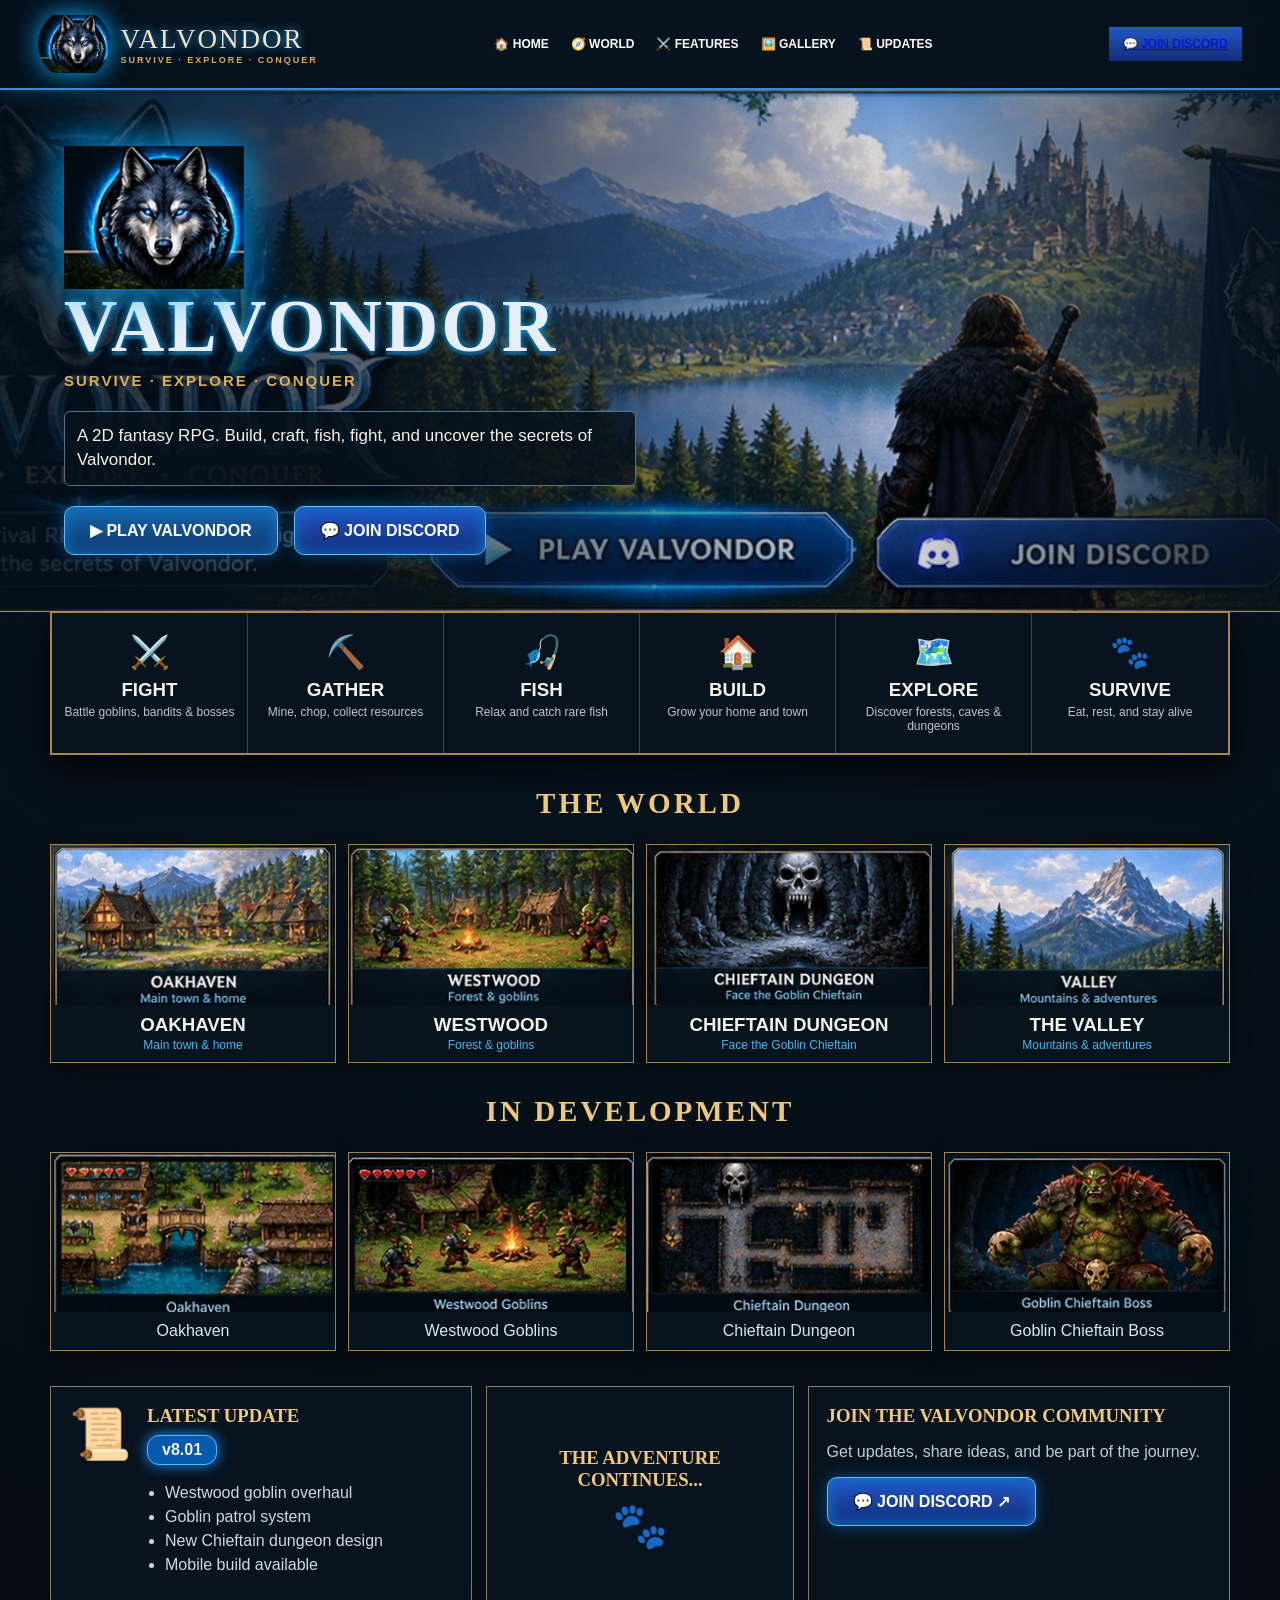
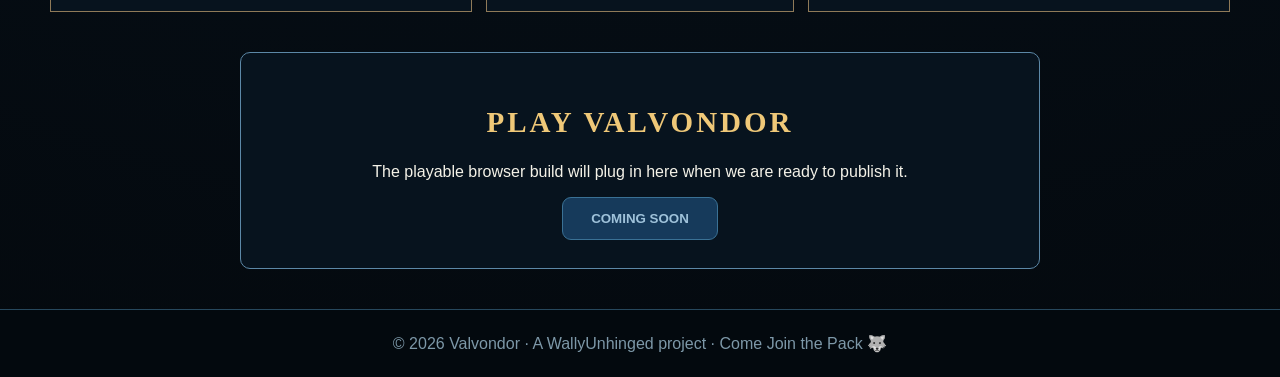
<file: index.html>
<!doctype html>
<html lang="en">
<head>
<meta charset="utf-8">
<meta name="viewport" content="width=device-width,initial-scale=1">
<title>Valvondor</title>
<link rel="stylesheet" href="style.css">

<style>
/* Oakhaven story reveal */
.oak-story{padding:72px 18px;background:radial-gradient(circle at top,#24351f 0,#121712 48%,#090b09 100%);color:#f4ecd6;text-align:center;border-top:1px solid rgba(255,255,255,.08);border-bottom:1px solid rgba(255,255,255,.08)}
.oak-story .eyebrow{letter-spacing:.22em;font-size:.75rem;color:#caa86b;font-weight:700;margin-bottom:8px}
.oak-story h2{font-size:clamp(2rem,6vw,4rem);margin:0 0 10px;text-shadow:0 3px 14px #000}
.oak-story .intro{max-width:720px;margin:0 auto 28px;color:#d8d1bd;line-height:1.6}
.oak-book{max-width:980px;margin:auto;position:relative;min-height:500px;border:1px solid rgba(210,178,111,.35);border-radius:22px;overflow:hidden;background:#111;box-shadow:0 22px 70px rgba(0,0,0,.45)}
.oak-stage{display:none;min-height:500px;position:relative;align-items:flex-end;justify-content:flex-start;text-align:left;background-image:linear-gradient(90deg,rgba(4,7,4,.92) 0%,rgba(4,7,4,.68) 44%,rgba(4,7,4,.18) 100%),url('world_oakhaven.jpg');background-size:cover;background-position:center}
.oak-stage.active{display:flex;animation:oakFade .45s ease}
.oak-stage:nth-child(2){background-position:42% center}.oak-stage:nth-child(3){background-position:55% center}.oak-stage:nth-child(4){background-position:65% center}.oak-stage:nth-child(5){background-position:75% center}
@keyframes oakFade{from{opacity:.25;transform:scale(1.015)}to{opacity:1;transform:scale(1)}}
.oak-copy{max-width:560px;padding:42px}
.oak-chapter{display:inline-block;padding:6px 10px;border:1px solid #ad8d55;border-radius:999px;color:#e1bd77;font-size:.72rem;letter-spacing:.16em;font-weight:800;margin-bottom:12px;background:rgba(0,0,0,.28)}
.oak-copy h3{font-size:clamp(1.8rem,4vw,3rem);margin:0 0 12px}.oak-copy p{font-size:1.04rem;line-height:1.7;color:#e3ddcb;margin:0}
.oak-controls{display:flex;gap:10px;justify-content:center;align-items:center;margin-top:18px;flex-wrap:wrap}.oak-controls button,.oak-jump{border:1px solid #b9904f;background:#19150e;color:#f1d59b;padding:11px 16px;border-radius:999px;font-weight:800;cursor:pointer}.oak-controls button:disabled{opacity:.35;cursor:not-allowed}.oak-dots{display:flex;gap:8px}.oak-dot{width:9px;height:9px;border-radius:50%;background:#62563e}.oak-dot.active{background:#e0b866;box-shadow:0 0 12px rgba(224,184,102,.6)}
.worldGrid article:first-child{position:relative;cursor:pointer}.worldGrid article:first-child:hover{transform:translateY(-2px)}
.oak-modal{display:none;position:fixed;inset:0;z-index:9999;background:rgba(0,0,0,.86);backdrop-filter:blur(6px);padding:18px;overflow:auto}.oak-modal.open{display:flex;align-items:center;justify-content:center}.oak-modal-inner{width:min(980px,100%);position:relative}.oak-close{position:absolute;right:12px;top:12px;z-index:5;border:1px solid #b9904f;background:#17130d;color:#f1d59b;width:42px;height:42px;border-radius:50%;font-size:1.35rem;font-weight:900;cursor:pointer}.oak-modal .oak-story{padding:28px 10px;border:0;background:transparent}.oak-modal .oak-book{min-height:500px}.oak-modal .oak-stage{min-height:500px}
@media(max-width:650px){.oak-story{padding:54px 12px}.oak-book,.oak-stage{min-height:560px}.oak-stage{background-image:linear-gradient(0deg,rgba(4,7,4,.96) 0%,rgba(4,7,4,.75) 58%,rgba(4,7,4,.18) 100%),url('world_oakhaven.jpg');align-items:flex-end}.oak-copy{padding:28px 24px}.oak-copy p{font-size:.98rem}}
</style>
</head>
<body>
<header class="top">
  <div class="brandWrap">
    <img src="wolf_logo.png" class="logo" alt="Valvondor wolf crest">
    <div><div class="brand">VALVONDOR</div><div class="motto">SURVIVE · EXPLORE · CONQUER</div></div>
  </div>
  <nav>
    <a href="#home">🏠 HOME</a>
    <a href="#world">🧭 WORLD</a>
    <a href="#features">⚔️ FEATURES</a>
    <a href="#gallery">🖼️ GALLERY</a>
    <a href="#updates">📜 UPDATES</a>
  </nav>
  <a class="discord small" href="https://discord.gg/PEN7QwKRdQ" target="_blank" rel="noopener">💬 JOIN DISCORD</a>
</header>

<main id="home">
<section class="hero">
  <img class="heroImg" src="hero_scene.jpg" alt="Valvondor world">
  <div class="shade"></div>
  <div class="heroText">
    <img src="wolf_logo.png" class="heroWolf" alt="">
    <h1>VALVONDOR</h1>
    <div class="motto big">SURVIVE · EXPLORE · CONQUER</div>
    <p>A 2D fantasy RPG. Build, craft, fish, fight, and uncover the secrets of Valvondor.</p>
    <div class="heroBtns">
      <a href="#play" class="btn play">▶ PLAY VALVONDOR</a>
      <a href="https://discord.gg/PEN7QwKRdQ" target="_blank" rel="noopener" class="btn discord">💬 JOIN DISCORD</a>
    </div>
  </div>
</section>

<section id="features" class="features">
  <div class="feature"><b>⚔️</b><h3>FIGHT</h3><p>Battle goblins, bandits & bosses</p></div>
  <div class="feature"><b>⛏️</b><h3>GATHER</h3><p>Mine, chop, collect resources</p></div>
  <div class="feature"><b>🎣</b><h3>FISH</h3><p>Relax and catch rare fish</p></div>
  <div class="feature"><b>🏠</b><h3>BUILD</h3><p>Grow your home and town</p></div>
  <div class="feature"><b>🗺️</b><h3>EXPLORE</h3><p>Discover forests, caves & dungeons</p></div>
  <div class="feature"><b>🐾</b><h3>SURVIVE</h3><p>Eat, rest, and stay alive</p></div>
</section>

<section id="world" class="section">
  <h2>THE WORLD</h2>
  <div class="worldGrid">
    <article id="oakhavenCard" role="button" tabindex="0" aria-label="Open the story of Oakhaven"><img src="world_oakhaven.jpg"><h3>OAKHAVEN</h3><p>Main town & home</p></article>
    <article><img src="world_westwood.jpg"><h3>WESTWOOD</h3><p>Forest & goblins</p></article>
    <article><img src="world_dungeon.jpg"><h3>CHIEFTAIN DUNGEON</h3><p>Face the Goblin Chieftain</p></article>
    <article><img src="world_valley.jpg"><h3>THE VALLEY</h3><p>Mountains & adventures</p></article>
  </div>
</section>


<div id="oakhavenModal" class="oak-modal" aria-hidden="true"><div class="oak-modal-inner"><button id="oakClose" class="oak-close" type="button" aria-label="Close Oakhaven story">×</button><section id="oakhaven-story" class="oak-story">
  <div class="eyebrow">THE FOUNDING OF A HOME</div>
  <h2>HOW OAKHAVEN BECAME</h2>
  <p class="intro">Before the roads, shops, and walls, this place was only wilderness. Step through the moments that turned a lonely clearing into the town at the heart of Valvondor.</p>

  <div class="oak-book" aria-live="polite">
    <article class="oak-stage active">
      <div class="oak-copy"><span class="oak-chapter">CHAPTER I</span><h3>Before Oakhaven</h3><p>Long before anyone called it home, the land was untamed woodland. Travelers passed through, but few stayed. The forest provided shelter, timber, and food — if you survived long enough to use them.</p></div>
    </article>
    <article class="oak-stage">
      <div class="oak-copy"><span class="oak-chapter">CHAPTER II</span><h3>The First Fires</h3><p>A handful of settlers chose the clearing as a place to stop running. They raised rough shelters, cut the first paths through the trees, and kept a fire burning through the night. That small camp became the beginning of Oakhaven.</p></div>
    </article>
    <article class="oak-stage">
      <div class="oak-copy"><span class="oak-chapter">CHAPTER III</span><h3>Brimvault</h3><p>When rich stone and ore were found beneath the nearby hills, everything changed. Miners came. Traders followed. What had been a camp became a village, and Oakhaven finally had something worth protecting.</p></div>
    </article>
    <article class="oak-stage">
      <div class="oak-copy"><span class="oak-chapter">CHAPTER IV</span><h3>A Town Takes Shape</h3><p>The blacksmith fired his forge. The general store opened its doors. Homes crowded the growing roads, fences marked safe ground, and Oakhaven became a true town rather than a place travelers simply passed through.</p></div>
    </article>
    <article class="oak-stage">
      <div class="oak-copy"><span class="oak-chapter">CHAPTER V</span><h3>Oakhaven Today</h3><p>The town survived hard winters, dangerous forests, and goblin attacks from the west. Now it stands as the first safe home for a new generation of adventurers. The town's history is written. Yours is about to begin.</p></div>
    </article>
  </div>

  <div class="oak-controls">
    <button id="oakPrev" type="button">← BACK</button>
    <div class="oak-dots" aria-label="Oakhaven story progress"></div>
    <button id="oakNext" type="button">NEXT →</button>
  </div>
</section></div></div>

<section id="gallery" class="section">
  <h2>IN DEVELOPMENT</h2>
  <div class="devGrid">
    <figure><img src="dev_oakhaven.jpg"><figcaption>Oakhaven</figcaption></figure>
    <figure><img src="dev_westwood.jpg"><figcaption>Westwood Goblins</figcaption></figure>
    <figure><img src="dev_dungeon.jpg"><figcaption>Chieftain Dungeon</figcaption></figure>
    <figure><img src="dev_boss.jpg"><figcaption>Goblin Chieftain Boss</figcaption></figure>
  </div>
</section>

<section id="updates" class="bottomGrid">
  <div class="updateCard">
    <div class="scroll">📜</div>
    <div><h3>LATEST UPDATE</h3><span class="version">v8.01</span>
    <ul><li>Westwood goblin overhaul</li><li>Goblin patrol system</li><li>New Chieftain dungeon design</li><li>Mobile build available</li></ul></div>
  </div>
  <div class="continue"><h3>THE ADVENTURE<br>CONTINUES...</h3><div class="paw">🐾</div></div>
  <div class="community">
    <h3>JOIN THE VALVONDOR COMMUNITY</h3>
    <p>Get updates, share ideas, and be part of the journey.</p>
    <a href="https://discord.gg/PEN7QwKRdQ" target="_blank" rel="noopener" class="btn discord">💬 JOIN DISCORD ↗</a>
  </div>
</section>

<section id="play" class="playBox">
  <h2>PLAY VALVONDOR</h2>
  <p>The playable browser build will plug in here when we are ready to publish it.</p>
  <button disabled>COMING SOON</button>
</section>
</main>

<footer>© 2026 Valvondor · A WallyUnhinged project · Come Join the Pack 🐺</footer>

<script>
(() => {
  const stages=[...document.querySelectorAll('.oak-stage')];
  const dotsWrap=document.querySelector('.oak-dots');
  const prev=document.getElementById('oakPrev');
  const next=document.getElementById('oakNext');
  const modal=document.getElementById('oakhavenModal');
  const card=document.getElementById('oakhavenCard');
  const close=document.getElementById('oakClose');
  if(!stages.length) return;
  let i=0;
  stages.forEach((_,n)=>{const d=document.createElement('span');d.className='oak-dot'+(n===0?' active':'');dotsWrap.appendChild(d)});
  const dots=[...dotsWrap.children];
  function show(n){i=Math.max(0,Math.min(stages.length-1,n));stages.forEach((s,x)=>s.classList.toggle('active',x===i));dots.forEach((d,x)=>d.classList.toggle('active',x===i));prev.disabled=i===0;next.textContent=i===stages.length-1?'BEGIN YOUR STORY ⚔️':'NEXT →'}
  function openStory(){show(0);modal.classList.add('open');modal.setAttribute('aria-hidden','false');document.body.style.overflow='hidden'}
  function closeStory(){modal.classList.remove('open');modal.setAttribute('aria-hidden','true');document.body.style.overflow=''}
  card.addEventListener('click',openStory);
  card.addEventListener('keydown',e=>{if(e.key==='Enter'||e.key===' '){e.preventDefault();openStory()}});
  close.addEventListener('click',closeStory);
  modal.addEventListener('click',e=>{if(e.target===modal)closeStory()});
  document.addEventListener('keydown',e=>{if(e.key==='Escape'&&modal.classList.contains('open'))closeStory()});
  prev.addEventListener('click',()=>show(i-1));
  next.addEventListener('click',()=>{if(i===stages.length-1){closeStory();location.hash='play'}else show(i+1)});
  show(0);
})();
</script>
</body>
</html>
</file>
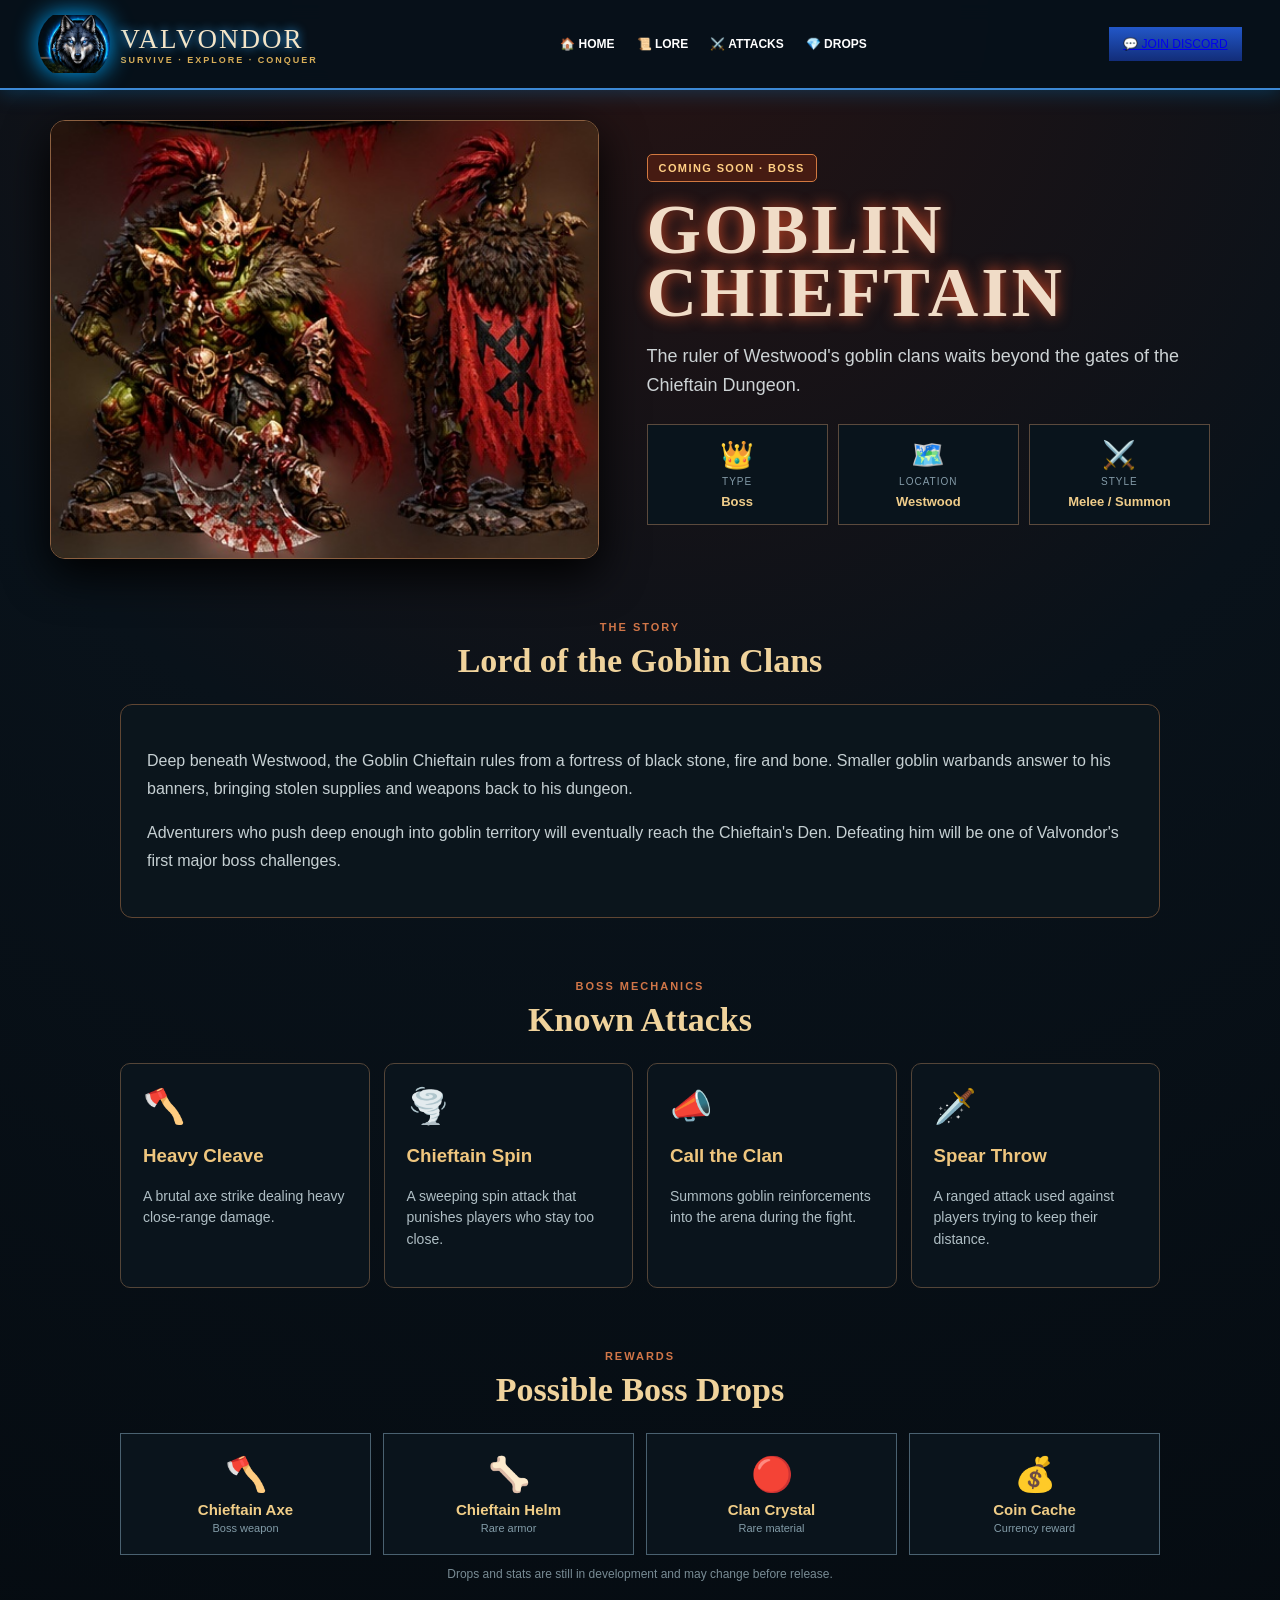
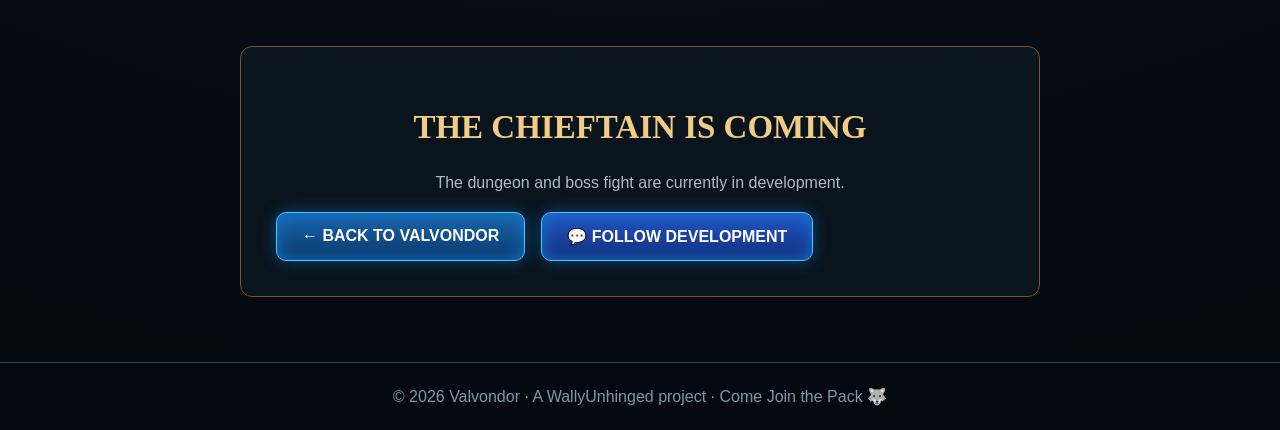
<file: chieftain.html>
<!doctype html><html lang="en"><head><meta charset="utf-8"><meta name="viewport" content="width=device-width,initial-scale=1"><title>Goblin Chieftain | Valvondor</title><link rel="stylesheet" href="style.css"></head><body class="bossPage"><header class="top"><div class="brandWrap"><img src="wolf_logo.png" class="logo" alt="Valvondor wolf crest"><div><div class="brand">VALVONDOR</div><div class="motto">SURVIVE · EXPLORE · CONQUER</div></div></div><nav><a href="index.html">🏠 HOME</a><a href="#lore">📜 LORE</a><a href="#attacks">⚔️ ATTACKS</a><a href="#drops">💎 DROPS</a></nav><a class="discord small" href="https://discord.gg/PEN7QwKRdQ" target="_blank" rel="noopener">💬 JOIN DISCORD</a></header><main><section class="bossHero"><div class="bossHeroImage"><img src="goblin_chieftain_boss.jpg" alt="Goblin Chieftain"></div><div class="bossHeroText"><div class="bossTag">COMING SOON · BOSS</div><h1>GOBLIN<br>CHIEFTAIN</h1><p class="bossLead">The ruler of Westwood's goblin clans waits beyond the gates of the Chieftain Dungeon.</p><div class="bossStats"><div><b>👑</b><span>Type</span><strong>Boss</strong></div><div><b>🗺️</b><span>Location</span><strong>Westwood</strong></div><div><b>⚔️</b><span>Style</span><strong>Melee / Summon</strong></div></div></div></section><section id="lore" class="bossSection"><div class="bossSectionTitle"><span>THE STORY</span><h2>Lord of the Goblin Clans</h2></div><div class="loreCard"><p>Deep beneath Westwood, the Goblin Chieftain rules from a fortress of black stone, fire and bone. Smaller goblin warbands answer to his banners, bringing stolen supplies and weapons back to his dungeon.</p><p>Adventurers who push deep enough into goblin territory will eventually reach the Chieftain's Den. Defeating him will be one of Valvondor's first major boss challenges.</p></div></section><section id="attacks" class="bossSection"><div class="bossSectionTitle"><span>BOSS MECHANICS</span><h2>Known Attacks</h2></div><div class="attackGrid"><article><b>🪓</b><h3>Heavy Cleave</h3><p>A brutal axe strike dealing heavy close-range damage.</p></article><article><b>🌪️</b><h3>Chieftain Spin</h3><p>A sweeping spin attack that punishes players who stay too close.</p></article><article><b>📣</b><h3>Call the Clan</h3><p>Summons goblin reinforcements into the arena during the fight.</p></article><article><b>🗡️</b><h3>Spear Throw</h3><p>A ranged attack used against players trying to keep their distance.</p></article></div></section><section id="drops" class="bossSection"><div class="bossSectionTitle"><span>REWARDS</span><h2>Possible Boss Drops</h2></div><div class="dropGrid"><div>🪓<strong>Chieftain Axe</strong><span>Boss weapon</span></div><div>🦴<strong>Chieftain Helm</strong><span>Rare armor</span></div><div>🔴<strong>Clan Crystal</strong><span>Rare material</span></div><div>💰<strong>Coin Cache</strong><span>Currency reward</span></div></div><p class="dropNote">Drops and stats are still in development and may change before release.</p></section><section class="bossCTA"><h2>THE CHIEFTAIN IS COMING</h2><p>The dungeon and boss fight are currently in development.</p><div class="heroBtns"><a href="index.html" class="btn play">← BACK TO VALVONDOR</a><a href="https://discord.gg/PEN7QwKRdQ" target="_blank" rel="noopener" class="btn discord">💬 FOLLOW DEVELOPMENT</a></div></section></main><footer>© 2026 Valvondor · A WallyUnhinged project · Come Join the Pack 🐺</footer></body></html>
</file>
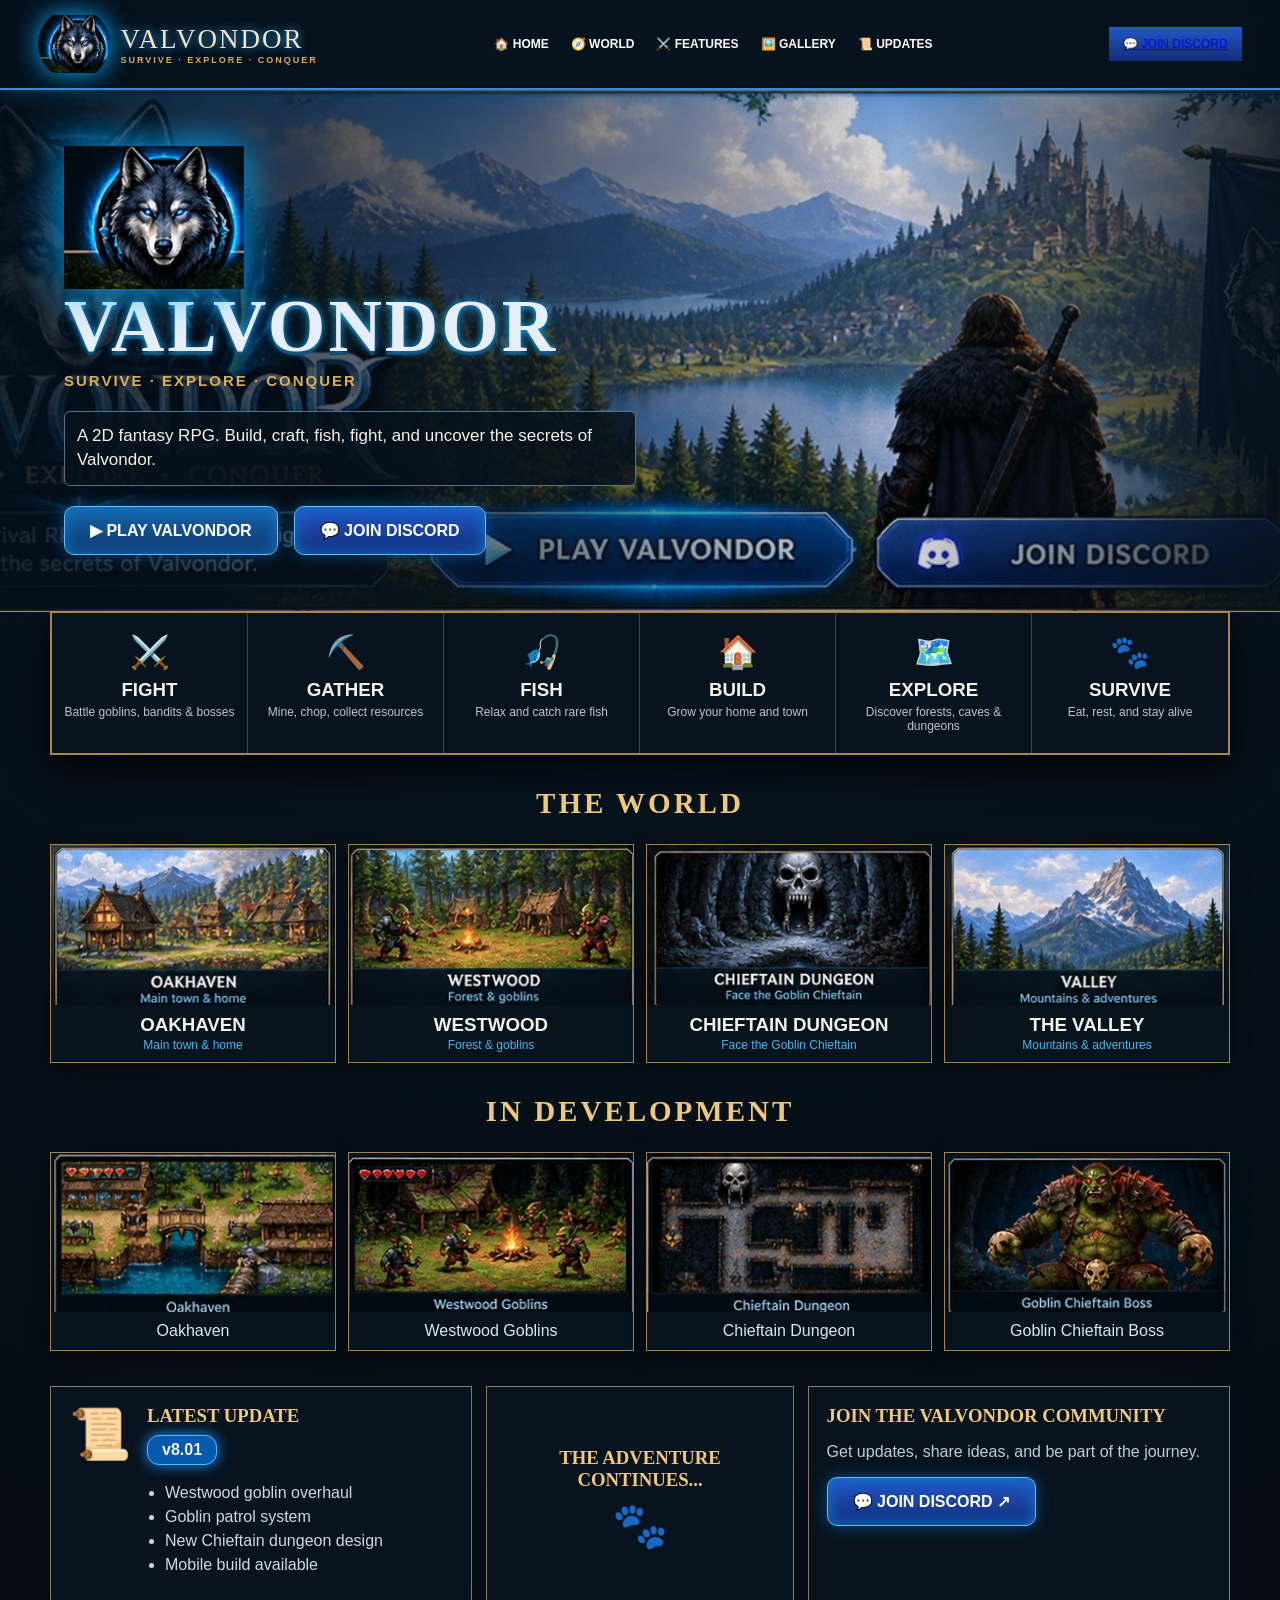
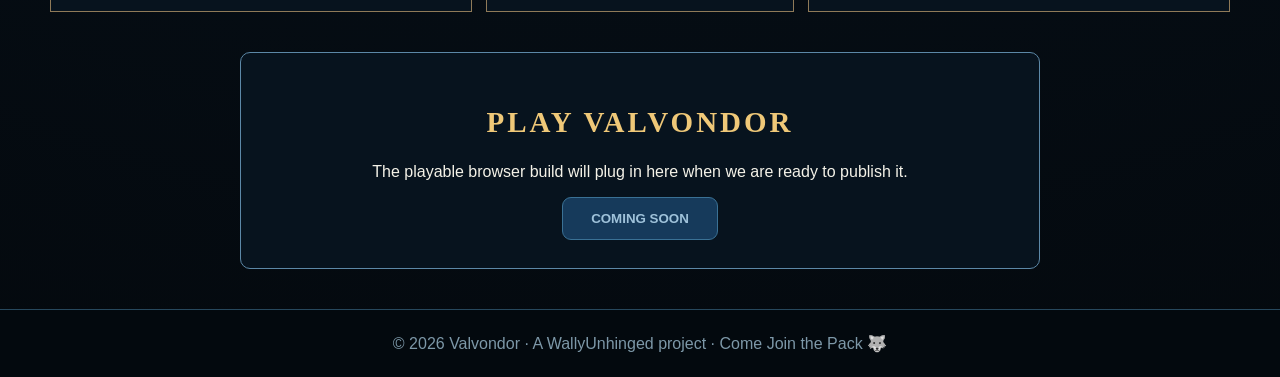
<file: index-1.html>
<!doctype html>
<html lang="en">
<head>
<meta charset="utf-8">
<meta name="viewport" content="width=device-width,initial-scale=1">
<title>Valvondor</title>
<link rel="stylesheet" href="style.css">

<style>
/* Oakhaven story reveal */
.oak-story{padding:72px 18px;background:radial-gradient(circle at top,#24351f 0,#121712 48%,#090b09 100%);color:#f4ecd6;text-align:center;border-top:1px solid rgba(255,255,255,.08);border-bottom:1px solid rgba(255,255,255,.08)}
.oak-story .eyebrow{letter-spacing:.22em;font-size:.75rem;color:#caa86b;font-weight:700;margin-bottom:8px}
.oak-story h2{font-size:clamp(2rem,6vw,4rem);margin:0 0 10px;text-shadow:0 3px 14px #000}
.oak-story .intro{max-width:720px;margin:0 auto 28px;color:#d8d1bd;line-height:1.6}
.oak-book{max-width:980px;margin:auto;position:relative;min-height:500px;border:1px solid rgba(210,178,111,.35);border-radius:22px;overflow:hidden;background:#111;box-shadow:0 22px 70px rgba(0,0,0,.45)}
.oak-stage{display:none;min-height:500px;position:relative;align-items:flex-end;justify-content:flex-start;text-align:left;background-image:linear-gradient(90deg,rgba(4,7,4,.92) 0%,rgba(4,7,4,.68) 44%,rgba(4,7,4,.18) 100%),url('world_oakhaven.jpg');background-size:cover;background-position:center}
.oak-stage.active{display:flex;animation:oakFade .45s ease}
.oak-stage:nth-child(2){background-position:42% center}.oak-stage:nth-child(3){background-position:55% center}.oak-stage:nth-child(4){background-position:65% center}.oak-stage:nth-child(5){background-position:75% center}
@keyframes oakFade{from{opacity:.25;transform:scale(1.015)}to{opacity:1;transform:scale(1)}}
.oak-copy{max-width:560px;padding:42px}
.oak-chapter{display:inline-block;padding:6px 10px;border:1px solid #ad8d55;border-radius:999px;color:#e1bd77;font-size:.72rem;letter-spacing:.16em;font-weight:800;margin-bottom:12px;background:rgba(0,0,0,.28)}
.oak-copy h3{font-size:clamp(1.8rem,4vw,3rem);margin:0 0 12px}.oak-copy p{font-size:1.04rem;line-height:1.7;color:#e3ddcb;margin:0}
.oak-controls{display:flex;gap:10px;justify-content:center;align-items:center;margin-top:18px;flex-wrap:wrap}.oak-controls button,.oak-jump{border:1px solid #b9904f;background:#19150e;color:#f1d59b;padding:11px 16px;border-radius:999px;font-weight:800;cursor:pointer}.oak-controls button:disabled{opacity:.35;cursor:not-allowed}.oak-dots{display:flex;gap:8px}.oak-dot{width:9px;height:9px;border-radius:50%;background:#62563e}.oak-dot.active{background:#e0b866;box-shadow:0 0 12px rgba(224,184,102,.6)}
.worldGrid article:first-child{position:relative;cursor:pointer}.worldGrid article:first-child:hover{transform:translateY(-2px)}
.oak-modal{display:none;position:fixed;inset:0;z-index:9999;background:rgba(0,0,0,.86);backdrop-filter:blur(6px);padding:18px;overflow:auto}.oak-modal.open{display:flex;align-items:center;justify-content:center}.oak-modal-inner{width:min(980px,100%);position:relative}.oak-close{position:absolute;right:12px;top:12px;z-index:5;border:1px solid #b9904f;background:#17130d;color:#f1d59b;width:42px;height:42px;border-radius:50%;font-size:1.35rem;font-weight:900;cursor:pointer}.oak-modal .oak-story{padding:28px 10px;border:0;background:transparent}.oak-modal .oak-book{min-height:500px}.oak-modal .oak-stage{min-height:500px}
@media(max-width:650px){.oak-story{padding:54px 12px}.oak-book,.oak-stage{min-height:560px}.oak-stage{background-image:linear-gradient(0deg,rgba(4,7,4,.96) 0%,rgba(4,7,4,.75) 58%,rgba(4,7,4,.18) 100%),url('world_oakhaven.jpg');align-items:flex-end}.oak-copy{padding:28px 24px}.oak-copy p{font-size:.98rem}}
</style>
</head>
<body>
<header class="top">
  <div class="brandWrap">
    <img src="wolf_logo.png" class="logo" alt="Valvondor wolf crest">
    <div><div class="brand">VALVONDOR</div><div class="motto">SURVIVE · EXPLORE · CONQUER</div></div>
  </div>
  <nav>
    <a href="#home">🏠 HOME</a>
    <a href="#world">🧭 WORLD</a>
    <a href="#features">⚔️ FEATURES</a>
    <a href="#gallery">🖼️ GALLERY</a>
    <a href="#updates">📜 UPDATES</a>
  </nav>
  <a class="discord small" href="https://discord.gg/PEN7QwKRdQ" target="_blank" rel="noopener">💬 JOIN DISCORD</a>
</header>

<main id="home">
<section class="hero">
  <img class="heroImg" src="hero_scene.jpg" alt="Valvondor world">
  <div class="shade"></div>
  <div class="heroText">
    <img src="wolf_logo.png" class="heroWolf" alt="">
    <h1>VALVONDOR</h1>
    <div class="motto big">SURVIVE · EXPLORE · CONQUER</div>
    <p>A 2D fantasy RPG. Build, craft, fish, fight, and uncover the secrets of Valvondor.</p>
    <div class="heroBtns">
      <a href="#play" class="btn play">▶ PLAY VALVONDOR</a>
      <a href="https://discord.gg/PEN7QwKRdQ" target="_blank" rel="noopener" class="btn discord">💬 JOIN DISCORD</a>
    </div>
  </div>
</section>

<section id="features" class="features">
  <div class="feature"><b>⚔️</b><h3>FIGHT</h3><p>Battle goblins, bandits & bosses</p></div>
  <div class="feature"><b>⛏️</b><h3>GATHER</h3><p>Mine, chop, collect resources</p></div>
  <div class="feature"><b>🎣</b><h3>FISH</h3><p>Relax and catch rare fish</p></div>
  <div class="feature"><b>🏠</b><h3>BUILD</h3><p>Grow your home and town</p></div>
  <div class="feature"><b>🗺️</b><h3>EXPLORE</h3><p>Discover forests, caves & dungeons</p></div>
  <div class="feature"><b>🐾</b><h3>SURVIVE</h3><p>Eat, rest, and stay alive</p></div>
</section>

<section id="world" class="section">
  <h2>THE WORLD</h2>
  <div class="worldGrid">
    <article id="oakhavenCard" role="button" tabindex="0" aria-label="Open the story of Oakhaven"><img src="world_oakhaven.jpg"><h3>OAKHAVEN</h3><p>Main town & home</p></article>
    <article><img src="world_westwood.jpg"><h3>WESTWOOD</h3><p>Forest & goblins</p></article>
    <article><img src="world_dungeon.jpg"><h3>CHIEFTAIN DUNGEON</h3><p>Face the Goblin Chieftain</p></article>
    <article><img src="world_valley.jpg"><h3>THE VALLEY</h3><p>Mountains & adventures</p></article>
  </div>
</section>


<div id="oakhavenModal" class="oak-modal" aria-hidden="true"><div class="oak-modal-inner"><button id="oakClose" class="oak-close" type="button" aria-label="Close Oakhaven story">×</button><section id="oakhaven-story" class="oak-story">
  <div class="eyebrow">THE FOUNDING OF A HOME</div>
  <h2>HOW OAKHAVEN BECAME</h2>
  <p class="intro">Before the roads, shops, and walls, this place was only wilderness. Step through the moments that turned a lonely clearing into the town at the heart of Valvondor.</p>

  <div class="oak-book" aria-live="polite">
    <article class="oak-stage active">
      <div class="oak-copy"><span class="oak-chapter">CHAPTER I</span><h3>Before Oakhaven</h3><p>Long before anyone called it home, the land was untamed woodland. Travelers passed through, but few stayed. The forest provided shelter, timber, and food — if you survived long enough to use them.</p></div>
    </article>
    <article class="oak-stage">
      <div class="oak-copy"><span class="oak-chapter">CHAPTER II</span><h3>The First Fires</h3><p>A handful of settlers chose the clearing as a place to stop running. They raised rough shelters, cut the first paths through the trees, and kept a fire burning through the night. That small camp became the beginning of Oakhaven.</p></div>
    </article>
    <article class="oak-stage">
      <div class="oak-copy"><span class="oak-chapter">CHAPTER III</span><h3>Brimvault</h3><p>When rich stone and ore were found beneath the nearby hills, everything changed. Miners came. Traders followed. What had been a camp became a village, and Oakhaven finally had something worth protecting.</p></div>
    </article>
    <article class="oak-stage">
      <div class="oak-copy"><span class="oak-chapter">CHAPTER IV</span><h3>A Town Takes Shape</h3><p>The blacksmith fired his forge. The general store opened its doors. Homes crowded the growing roads, fences marked safe ground, and Oakhaven became a true town rather than a place travelers simply passed through.</p></div>
    </article>
    <article class="oak-stage">
      <div class="oak-copy"><span class="oak-chapter">CHAPTER V</span><h3>Oakhaven Today</h3><p>The town survived hard winters, dangerous forests, and goblin attacks from the west. Now it stands as the first safe home for a new generation of adventurers. The town's history is written. Yours is about to begin.</p></div>
    </article>
  </div>

  <div class="oak-controls">
    <button id="oakPrev" type="button">← BACK</button>
    <div class="oak-dots" aria-label="Oakhaven story progress"></div>
    <button id="oakNext" type="button">NEXT →</button>
  </div>
</section></div></div>

<section id="gallery" class="section">
  <h2>IN DEVELOPMENT</h2>
  <div class="devGrid">
    <figure><img src="dev_oakhaven.jpg"><figcaption>Oakhaven</figcaption></figure>
    <figure><img src="dev_westwood.jpg"><figcaption>Westwood Goblins</figcaption></figure>
    <figure><img src="dev_dungeon.jpg"><figcaption>Chieftain Dungeon</figcaption></figure>
    <figure><img src="dev_boss.jpg"><figcaption>Goblin Chieftain Boss</figcaption></figure>
  </div>
</section>

<section id="updates" class="bottomGrid">
  <div class="updateCard">
    <div class="scroll">📜</div>
    <div><h3>LATEST UPDATE</h3><span class="version">v8.01</span>
    <ul><li>Westwood goblin overhaul</li><li>Goblin patrol system</li><li>New Chieftain dungeon design</li><li>Mobile build available</li></ul></div>
  </div>
  <div class="continue"><h3>THE ADVENTURE<br>CONTINUES...</h3><div class="paw">🐾</div></div>
  <div class="community">
    <h3>JOIN THE VALVONDOR COMMUNITY</h3>
    <p>Get updates, share ideas, and be part of the journey.</p>
    <a href="https://discord.gg/PEN7QwKRdQ" target="_blank" rel="noopener" class="btn discord">💬 JOIN DISCORD ↗</a>
  </div>
</section>

<section id="play" class="playBox">
  <h2>PLAY VALVONDOR</h2>
  <p>The playable browser build will plug in here when we are ready to publish it.</p>
  <button disabled>COMING SOON</button>
</section>
</main>

<footer>© 2026 Valvondor · A WallyUnhinged project · Come Join the Pack 🐺</footer>

<script>
(() => {
  const stages=[...document.querySelectorAll('.oak-stage')];
  const dotsWrap=document.querySelector('.oak-dots');
  const prev=document.getElementById('oakPrev');
  const next=document.getElementById('oakNext');
  const modal=document.getElementById('oakhavenModal');
  const card=document.getElementById('oakhavenCard');
  const close=document.getElementById('oakClose');
  if(!stages.length) return;
  let i=0;
  stages.forEach((_,n)=>{const d=document.createElement('span');d.className='oak-dot'+(n===0?' active':'');dotsWrap.appendChild(d)});
  const dots=[...dotsWrap.children];
  function show(n){i=Math.max(0,Math.min(stages.length-1,n));stages.forEach((s,x)=>s.classList.toggle('active',x===i));dots.forEach((d,x)=>d.classList.toggle('active',x===i));prev.disabled=i===0;next.textContent=i===stages.length-1?'BEGIN YOUR STORY ⚔️':'NEXT →'}
  function openStory(){show(0);modal.classList.add('open');modal.setAttribute('aria-hidden','false');document.body.style.overflow='hidden'}
  function closeStory(){modal.classList.remove('open');modal.setAttribute('aria-hidden','true');document.body.style.overflow=''}
  card.addEventListener('click',openStory);
  card.addEventListener('keydown',e=>{if(e.key==='Enter'||e.key===' '){e.preventDefault();openStory()}});
  close.addEventListener('click',closeStory);
  modal.addEventListener('click',e=>{if(e.target===modal)closeStory()});
  document.addEventListener('keydown',e=>{if(e.key==='Escape'&&modal.classList.contains('open'))closeStory()});
  prev.addEventListener('click',()=>show(i-1));
  next.addEventListener('click',()=>{if(i===stages.length-1){closeStory();location.hash='play'}else show(i+1)});
  show(0);
})();
</script>
</body>
</html>
</file>
<file: style.css>
*{box-sizing:border-box}html{scroll-behavior:smooth}body{margin:0;background:#07121c;color:#f4f2e8;font-family:Arial,Helvetica,sans-serif;background-image:radial-gradient(circle at 50% 0,#0f314a 0,#07121c 40%,#04090e 100%)}.top{position:sticky;top:0;z-index:50;display:grid;grid-template-columns:auto 1fr auto;align-items:center;gap:24px;padding:8px 3vw;background:#06111bec;border-bottom:2px solid #3d89d4;box-shadow:0 2px 20px #009cff44;backdrop-filter:blur(10px)}.brandWrap{display:flex;align-items:center;gap:10px}.logo{width:72px;height:72px;object-fit:contain;border-radius:50%;filter:drop-shadow(0 0 12px #00aaff)}.brand{font-family:Georgia,serif;font-size:27px;letter-spacing:2px;color:#f4e5c8;text-shadow:0 0 10px #2fa8ff}.motto{font-size:9px;font-weight:900;letter-spacing:2px;color:#d8ae58}.top nav{display:flex;justify-content:center;gap:22px}.top nav a{color:white;text-decoration:none;font-size:12px;font-weight:900}.top nav a:hover{color:#4ebeff}.small{padding:10px 14px!important;font-size:12px!important}.hero{position:relative;min-height:510px;overflow:hidden;border-bottom:1px solid #b78a45}.heroImg{position:absolute;inset:0;width:100%;height:100%;object-fit:cover}.shade{position:absolute;inset:0;background:linear-gradient(90deg,#04101ce6 0,#07101a88 42%,#07101a22 70%,#06101ae3 100%)}.heroText{position:relative;z-index:2;width:min(700px,90%);padding:56px 5vw}.heroWolf{width:180px;filter:drop-shadow(0 0 22px #00aaff)}h1{font-family:Georgia,serif;font-size:74px;line-height:.9;margin:0;color:#e8eef7;text-shadow:0 0 9px #19aaff,0 4px 0 #123a56;letter-spacing:3px}.big{font-size:15px;margin:12px 0 22px}.heroText p{max-width:590px;background:#07111bd9;border:1px solid #52738d;border-radius:6px;padding:12px;font-size:17px;line-height:1.45}.heroBtns{display:flex;gap:16px;margin-top:20px}.btn{display:inline-flex;align-items:center;justify-content:center;text-decoration:none;color:white;padding:14px 25px;border-radius:10px;font-weight:900;border:1px solid #59c0ff;box-shadow:inset 0 0 16px #1374c7,0 0 16px #0a87e777}.play{background:linear-gradient(#1767ad,#0c376b)}.discord{background:linear-gradient(#2257c8,#122d79)}.features{display:grid;grid-template-columns:repeat(6,1fr);width:min(1180px,94%);margin:-1px auto 0;border:2px solid #a9844d;background:#07131e;box-shadow:0 12px 35px #000}.feature{text-align:center;padding:20px 12px;border-right:1px solid #344755}.feature:last-child{border-right:0}.feature b{font-size:32px}.feature h3{margin:8px 0 4px}.feature p{font-size:12px;color:#b8c7d0;margin:0}.section{width:min(1180px,94%);margin:32px auto}.section h2,.playBox h2{text-align:center;font-family:Georgia,serif;color:#efc878;letter-spacing:3px;font-size:29px}.worldGrid,.devGrid{display:grid;grid-template-columns:repeat(4,1fr);gap:12px}.worldGrid article,.devGrid figure{margin:0;background:#07131d;border:1px solid #a38452;box-shadow:0 6px 18px #0007;overflow:hidden}.worldGrid img,.devGrid img{width:100%;aspect-ratio:16/9;object-fit:cover;display:block}.worldGrid h3{margin:9px 8px 0;text-align:center}.worldGrid p{margin:2px 8px 10px;text-align:center;color:#42baf0;font-size:12px}.devGrid figcaption{text-align:center;padding:10px;color:#d7e9f4}.bottomGrid{width:min(1180px,94%);margin:35px auto;display:grid;grid-template-columns:1.1fr .8fr 1.1fr;gap:14px}.updateCard,.community,.continue{background:#07131e;border:1px solid #8f7a58;padding:18px;min-height:160px}.updateCard{display:flex;gap:16px}.scroll{font-size:50px}.updateCard h3,.community h3,.continue h3{font-family:Georgia,serif;color:#f0ca79;margin:0 0 8px}.version{display:inline-block;background:#0759ae;border:1px solid #52baff;border-radius:12px;padding:5px 14px;font-weight:900;box-shadow:0 0 14px #168eff}.updateCard ul{padding-left:18px;color:#d2d9dc;line-height:1.5}.continue{text-align:center;display:grid;place-content:center}.paw{font-size:45px}.community p{color:#c1cdd2}.playBox{width:min(800px,94%);margin:40px auto;text-align:center;padding:28px;background:#07131e;border:1px solid #5c88a7;border-radius:10px}.playBox button{padding:13px 28px;border-radius:9px;background:#163a5b;color:#9fc2da;border:1px solid #3a7195;font-weight:900}footer{text-align:center;padding:24px;color:#7d98a8;border-top:1px solid #27485d;background:#03090e}
.clickBoss a{display:block;color:inherit;text-decoration:none;height:100%}.clickBoss{transition:transform .18s ease,box-shadow .18s ease}.clickBoss:hover,.clickBoss:active{transform:translateY(-4px);box-shadow:0 0 22px #168eff66}.clickBoss figcaption span{float:right;color:#44bfff;font-family:Arial,sans-serif;font-size:11px}
.bossPage{background:radial-gradient(circle at 50% 0,#261313 0,#09121a 38%,#04090e 100%)}.bossHero{width:min(1180px,94%);margin:30px auto;display:grid;grid-template-columns:1fr 1.1fr;gap:28px;align-items:center}.bossHeroImage{background:#050a0e;border:1px solid #8c6040;border-radius:15px;overflow:hidden;box-shadow:0 15px 45px #000}.bossHeroImage img{display:block;width:100%;aspect-ratio:5/4;object-fit:cover}.bossHeroText{padding:20px}.bossTag{display:inline-block;padding:7px 11px;border:1px solid #d27940;background:#461b12;color:#ffcf84;border-radius:5px;font-size:11px;font-weight:900;letter-spacing:1.4px}.bossHeroText h1{font-size:70px;margin:16px 0;color:#f0dcc7;text-shadow:0 0 15px #d74a27}.bossLead{color:#cdd3d5;font-size:18px;line-height:1.6}.bossStats{display:grid;grid-template-columns:repeat(3,1fr);gap:10px;margin-top:24px}.bossStats div{background:#09141c;border:1px solid #5b4a3d;padding:14px;text-align:center}.bossStats b{display:block;font-size:27px}.bossStats span{display:block;color:#849ba8;font-size:10px;text-transform:uppercase;letter-spacing:1px;margin:5px 0}.bossStats strong{color:#f0cd8a;font-size:13px}.bossSection{width:min(1040px,92%);margin:58px auto}.bossSectionTitle{text-align:center;margin-bottom:24px}.bossSectionTitle span{color:#d17648;font-size:11px;font-weight:900;letter-spacing:2px}.bossSectionTitle h2{font-family:Georgia,serif;color:#f0d39c;font-size:34px;margin:7px 0}.loreCard{background:#0b151c;border:1px solid #604633;padding:26px;border-radius:12px;color:#c6d0d3;line-height:1.75}.attackGrid{display:grid;grid-template-columns:repeat(4,1fr);gap:14px}.attackGrid article{background:#0a141c;border:1px solid #544538;padding:22px;border-radius:10px}.attackGrid b{font-size:34px}.attackGrid h3{color:#efc67e}.attackGrid p{color:#afbec4;line-height:1.55;font-size:14px}.dropGrid{display:grid;grid-template-columns:repeat(4,1fr);gap:12px}.dropGrid div{background:#0a141c;border:1px solid #4a6170;padding:20px;text-align:center;font-size:34px}.dropGrid strong,.dropGrid span{display:block}.dropGrid strong{font-size:15px;color:#f0cd87;margin-top:7px}.dropGrid span{font-size:11px;color:#839ca8;margin-top:4px}.dropNote{text-align:center;color:#788b94;font-size:12px}.bossCTA{width:min(800px,92%);margin:65px auto;text-align:center;padding:35px;background:#0a141c;border:1px solid #76513d;border-radius:12px}.bossCTA h2{font-family:Georgia,serif;color:#f0cc88;font-size:33px}.bossCTA p{color:#aebdc4}
@media(max-width:820px){.top{grid-template-columns:1fr auto;padding:6px 12px}.brandWrap .brand{font-size:22px}.brandWrap .logo{width:52px;height:52px}.top nav{display:none}.small{font-size:10px!important;padding:8px 10px!important}.hero{min-height:600px}.heroText{padding:32px 18px;width:100%}.heroWolf{width:135px}.hero h1{font-size:54px}.heroText p{font-size:15px}.heroBtns{flex-direction:column}.heroBtns .btn{width:100%}.features{grid-template-columns:repeat(2,1fr)}.feature{border-bottom:1px solid #344755}.worldGrid,.devGrid{grid-template-columns:1fr 1fr}.bottomGrid{grid-template-columns:1fr}.section{margin-top:26px}.section h2{font-size:24px}.bossHero{grid-template-columns:1fr}.bossHeroText{padding:5px}.bossHeroText h1{font-size:48px}.bossStats{grid-template-columns:repeat(3,1fr)}.attackGrid,.dropGrid{grid-template-columns:1fr 1fr}.clickBoss figcaption span{float:none;display:block;margin-top:4px}}@media(max-width:480px){.worldGrid,.devGrid{grid-template-columns:1fr}.hero h1{font-size:46px}.features{grid-template-columns:1fr 1fr}.bossStats,.attackGrid,.dropGrid{grid-template-columns:1fr}.bossHeroText h1{font-size:42px}}
</file>
